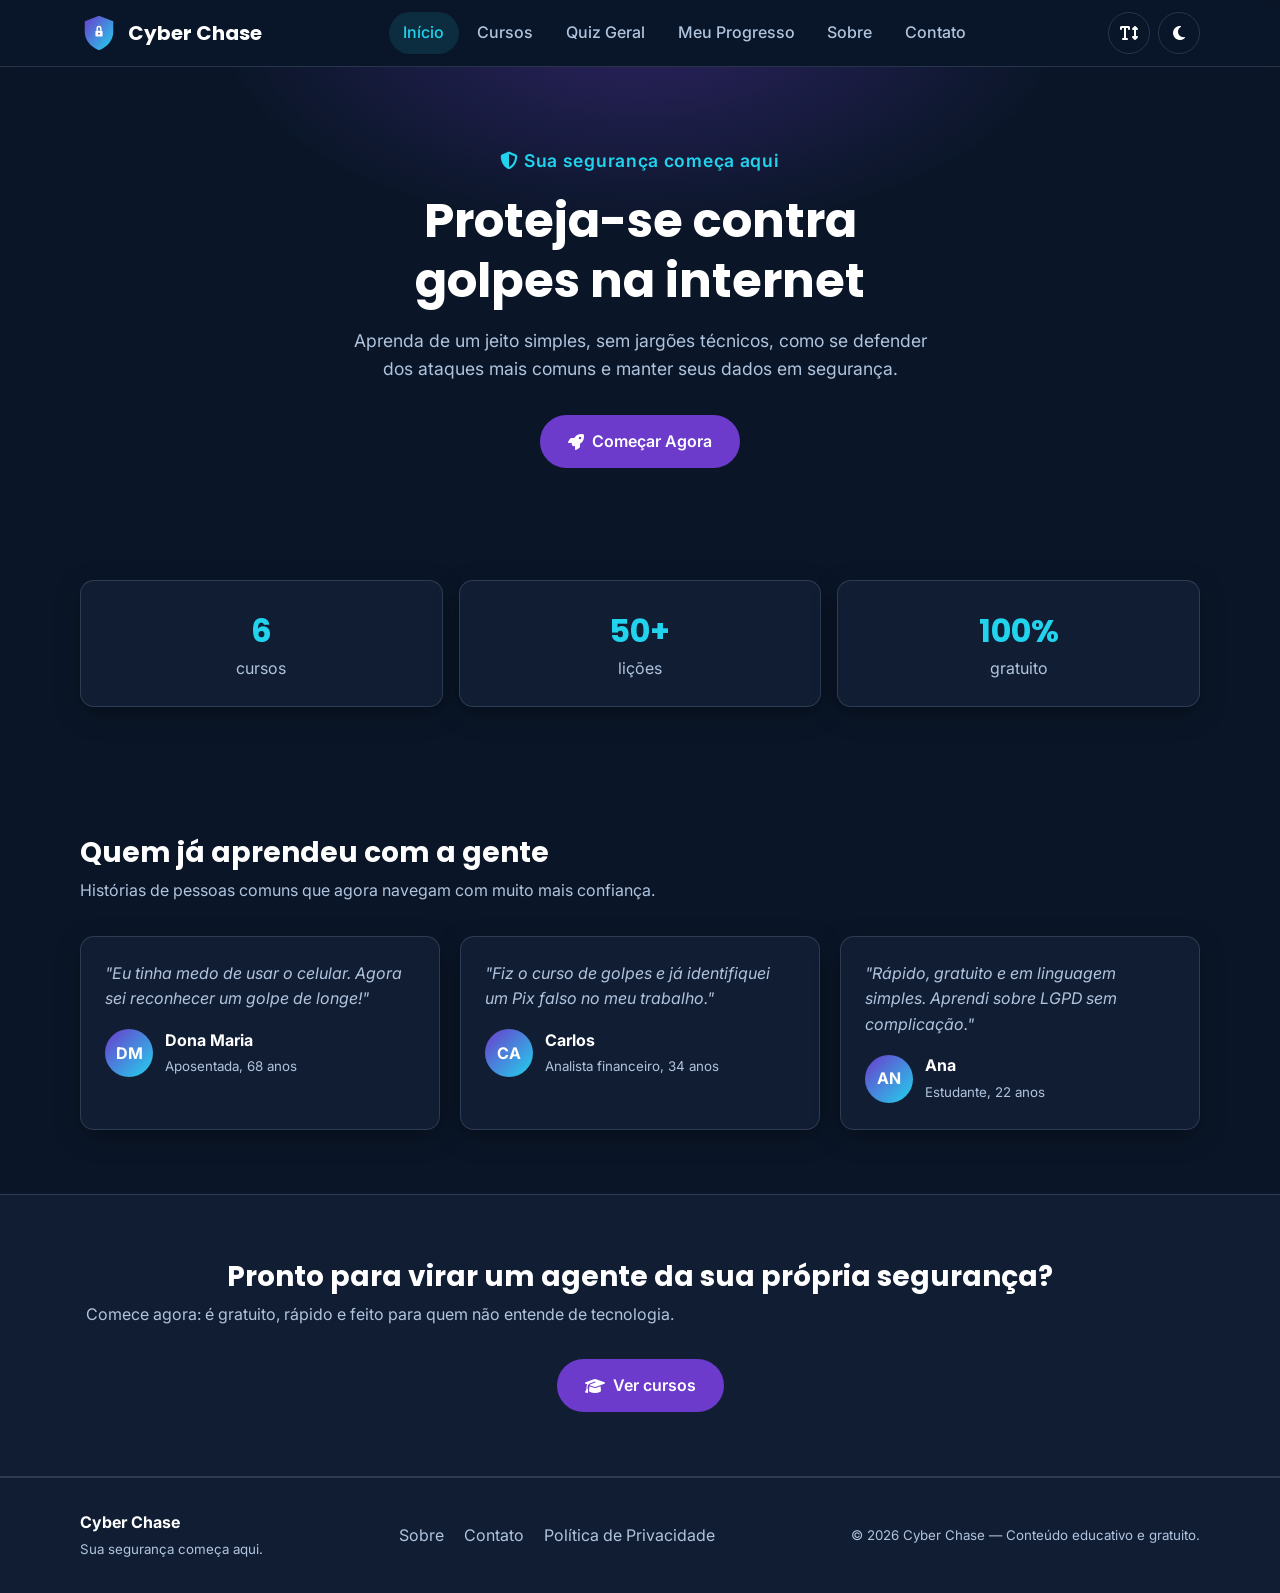
<file: index.html>
<!DOCTYPE html>
<html lang="pt-BR" data-tema="escuro">
<head>
  <meta charset="UTF-8">
  <meta name="viewport" content="width=device-width, initial-scale=1.0">
  <meta name="description" content="Cyber Chase: aprenda a se proteger contra golpes na internet com cursos gratuitos, quizzes e linguagem simples.">
  <title>Cyber Chase — Sua segurança começa aqui</title>
  <link rel="icon" type="image/svg+xml" href="assets/img/logo.svg">
  <!-- Fontes e ícones via CDN (requisito 25: funcionam sem instalação) -->
  <link rel="preconnect" href="https://fonts.googleapis.com">
  <link rel="preconnect" href="https://fonts.gstatic.com" crossorigin>
  <link href="https://fonts.googleapis.com/css2?family=Inter:wght@400;500;600&family=Poppins:wght@600;700;800&display=swap" rel="stylesheet">
  <link rel="stylesheet" href="https://cdnjs.cloudflare.com/ajax/libs/font-awesome/6.5.2/css/all.min.css">
  <link rel="stylesheet" href="css/style.css">
  <!-- Aplica tema e modo de leitura salvos antes da renderização (evita piscada) -->
  <script>
    try {
      if (localStorage.getItem("cc_tema") === "claro") document.documentElement.setAttribute("data-tema", "claro");
      if (localStorage.getItem("cc_leitura") === "ativo") document.documentElement.classList.add("modo-leitura");
    } catch (e) { /* armazenamento indisponível: usa o padrão escuro */ }
  </script>
</head>
<body>
  <a class="pular-conteudo" href="#conteudo">Pular para o conteúdo</a>

  <!-- ========================= CABEÇALHO ========================= -->
  <header class="cabecalho">
    <div class="conteiner cabecalho-interno">
      <a class="logo" href="index.html">
        <img src="assets/img/logo.svg" alt="Escudo do Cyber Chase">
        <span>Cyber Chase</span>
      </a>
      <nav class="navegacao" aria-label="Navegação principal">
        <ul>
          <li><a href="index.html" aria-current="page">Início</a></li>
          <li><a href="cursos.html">Cursos</a></li>
          <li><a href="quiz.html">Quiz Geral</a></li>
          <li><a href="dashboard.html">Meu Progresso</a></li>
          <li><a href="sobre.html">Sobre</a></li>
          <li><a href="contato.html">Contato</a></li>
        </ul>
      </nav>
      <div class="acoes-cabecalho">
        <button class="botao-icone botao-leitura" type="button" aria-label="Ativar modo de leitura" aria-pressed="false" title="Modo de leitura">
          <i class="fa-solid fa-text-height" aria-hidden="true"></i>
        </button>
        <button class="botao-icone botao-tema" type="button" aria-label="Ativar tema claro" title="Alternar tema">
          <i class="fa-solid fa-moon" aria-hidden="true"></i>
        </button>
        <button class="botao-icone botao-menu" type="button" aria-expanded="false" aria-label="Abrir menu">
          <i class="fa-solid fa-bars" aria-hidden="true"></i>
        </button>
      </div>
    </div>
  </header>

  <main id="conteudo">
    <!-- ========================= HERO ========================= -->
    <section class="hero">
      <div class="conteiner">
        <p class="slogan"><i class="fa-solid fa-shield-halved" aria-hidden="true"></i> Sua segurança começa aqui</p>
        <h1>Proteja-se contra golpes na internet</h1>
        <p>Aprenda de um jeito simples, sem jargões técnicos, como se defender dos ataques mais comuns e manter seus dados em segurança.</p>
        <a class="botao" href="cursos.html"><i class="fa-solid fa-rocket" aria-hidden="true"></i> Começar Agora</a>
      </div>
    </section>

    <!-- ====================== ESTATÍSTICAS ====================== -->
    <section class="secao">
      <div class="conteiner">
        <div class="estatisticas" role="list">
          <div class="card estatistica" role="listitem"><strong>6</strong><span>cursos</span></div>
          <div class="card estatistica" role="listitem"><strong>50+</strong><span>lições</span></div>
          <div class="card estatistica" role="listitem"><strong>100%</strong><span>gratuito</span></div>
        </div>
      </div>
    </section>

    <!-- ======================= DEPOIMENTOS ======================= -->
    <section class="secao">
      <div class="conteiner">
        <h2 class="titulo-secao">Quem já aprendeu com a gente</h2>
        <p class="subtitulo-secao">Histórias de pessoas comuns que agora navegam com muito mais confiança.</p>
        <div class="depoimentos">
          <article class="card depoimento">
            <blockquote>"Eu tinha medo de usar o celular. Agora sei reconhecer um golpe de longe!"</blockquote>
            <footer>
              <span class="avatar" aria-hidden="true">DM</span>
              <div><strong>Dona Maria</strong><small>Aposentada, 68 anos</small></div>
            </footer>
          </article>
          <article class="card depoimento">
            <blockquote>"Fiz o curso de golpes e já identifiquei um Pix falso no meu trabalho."</blockquote>
            <footer>
              <span class="avatar" aria-hidden="true">CA</span>
              <div><strong>Carlos</strong><small>Analista financeiro, 34 anos</small></div>
            </footer>
          </article>
          <article class="card depoimento">
            <blockquote>"Rápido, gratuito e em linguagem simples. Aprendi sobre LGPD sem complicação."</blockquote>
            <footer>
              <span class="avatar" aria-hidden="true">AN</span>
              <div><strong>Ana</strong><small>Estudante, 22 anos</small></div>
            </footer>
          </article>
        </div>
      </div>
    </section>

    <!-- ======================= CHAMADA FINAL ====================== -->
    <section class="secao chamada-final">
      <div class="conteiner">
        <h2 class="titulo-secao">Pronto para virar um agente da sua própria segurança?</h2>
        <p class="subtitulo-secao">Comece agora: é gratuito, rápido e feito para quem não entende de tecnologia.</p>
        <a class="botao" href="cursos.html"><i class="fa-solid fa-graduation-cap" aria-hidden="true"></i> Ver cursos</a>
      </div>
    </section>
  </main>

  <!-- ========================== RODAPÉ ========================== -->
  <footer class="rodape">
    <div class="conteiner rodape-interno">
      <p><strong>Cyber Chase</strong><br><small>Sua segurança começa aqui.</small></p>
      <nav aria-label="Links do rodapé">
        <ul>
          <li><a href="sobre.html">Sobre</a></li>
          <li><a href="contato.html">Contato</a></li>
          <li><a href="sobre.html#privacidade">Política de Privacidade</a></li>
        </ul>
      </nav>
      <small>© <span class="ano-atual">2026</span> Cyber Chase — Conteúdo educativo e gratuito.</small>
    </div>
  </footer>

  <script type="module" src="js/main.js"></script>
</body>
</html>
</file>
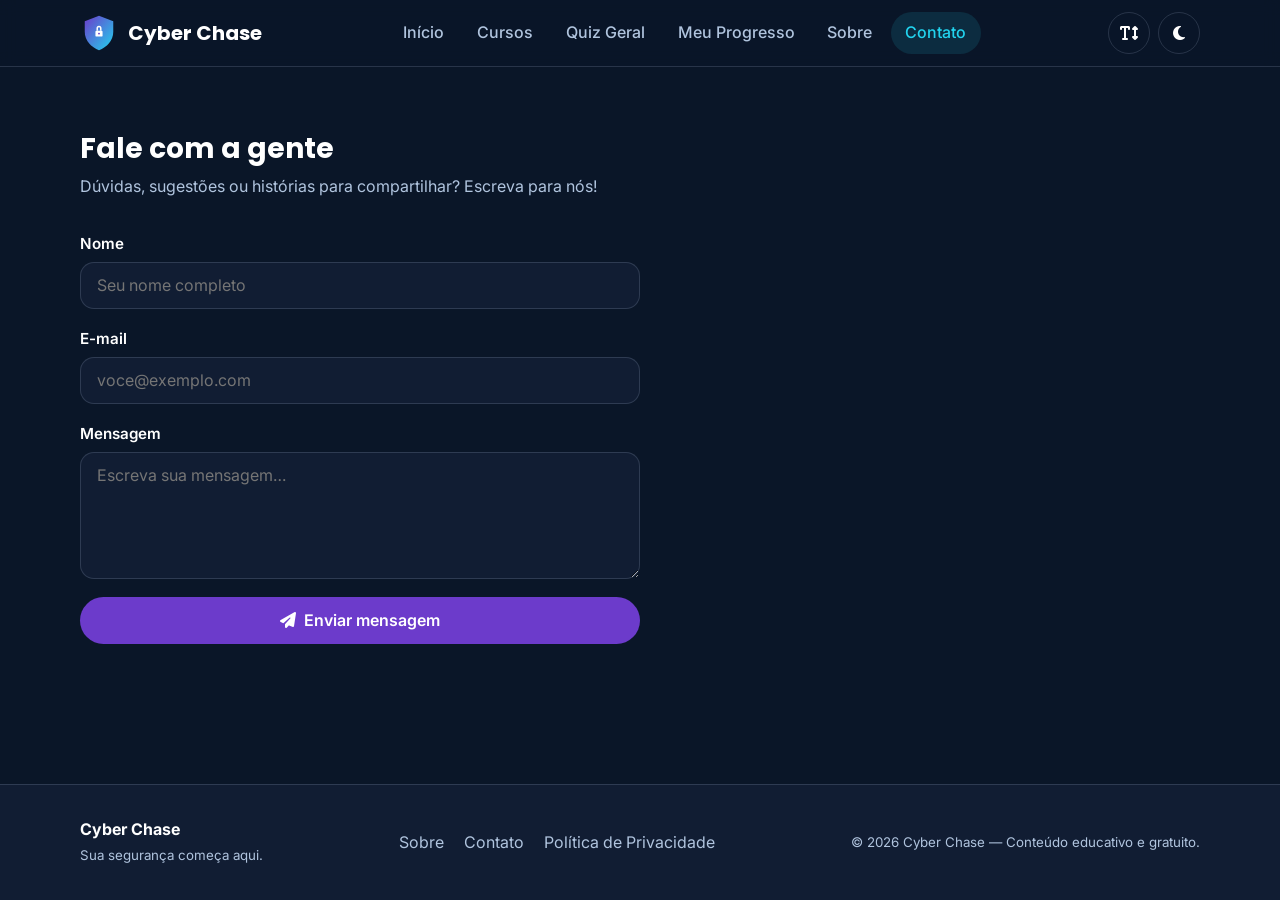
<file: contato.html>
<!DOCTYPE html>
<html lang="pt-BR" data-tema="escuro">
<head>
  <meta charset="UTF-8">
  <meta name="viewport" content="width=device-width, initial-scale=1.0">
  <meta name="description" content="Entre em contato com a equipe do Cyber Chase.">
  <title>Contato — Cyber Chase</title>
  <link rel="icon" type="image/svg+xml" href="assets/img/logo.svg">
  <link rel="preconnect" href="https://fonts.googleapis.com">
  <link rel="preconnect" href="https://fonts.gstatic.com" crossorigin>
  <link href="https://fonts.googleapis.com/css2?family=Inter:wght@400;500;600&family=Poppins:wght@600;700;800&display=swap" rel="stylesheet">
  <link rel="stylesheet" href="https://cdnjs.cloudflare.com/ajax/libs/font-awesome/6.5.2/css/all.min.css">
  <link rel="stylesheet" href="css/style.css">
  <script>
    try {
      if (localStorage.getItem("cc_tema") === "claro") document.documentElement.setAttribute("data-tema", "claro");
      if (localStorage.getItem("cc_leitura") === "ativo") document.documentElement.classList.add("modo-leitura");
    } catch (e) { /* usa o padrão escuro */ }
  </script>
</head>
<body>
  <a class="pular-conteudo" href="#conteudo">Pular para o conteúdo</a>

  <!-- ========================= CABEÇALHO ========================= -->
  <header class="cabecalho">
    <div class="conteiner cabecalho-interno">
      <a class="logo" href="index.html">
        <img src="assets/img/logo.svg" alt="Escudo do Cyber Chase">
        <span>Cyber Chase</span>
      </a>
      <nav class="navegacao" aria-label="Navegação principal">
        <ul>
          <li><a href="index.html">Início</a></li>
          <li><a href="cursos.html">Cursos</a></li>
          <li><a href="quiz.html">Quiz Geral</a></li>
          <li><a href="dashboard.html">Meu Progresso</a></li>
          <li><a href="sobre.html">Sobre</a></li>
          <li><a href="contato.html" aria-current="page">Contato</a></li>
        </ul>
      </nav>
      <div class="acoes-cabecalho">
        <button class="botao-icone botao-leitura" type="button" aria-label="Ativar modo de leitura" aria-pressed="false" title="Modo de leitura">
          <i class="fa-solid fa-text-height" aria-hidden="true"></i>
        </button>
        <button class="botao-icone botao-tema" type="button" aria-label="Ativar tema claro" title="Alternar tema">
          <i class="fa-solid fa-moon" aria-hidden="true"></i>
        </button>
        <button class="botao-icone botao-menu" type="button" aria-expanded="false" aria-label="Abrir menu">
          <i class="fa-solid fa-bars" aria-hidden="true"></i>
        </button>
      </div>
    </div>
  </header>

  <main id="conteudo">
    <section class="secao">
      <div class="conteiner">
        <h1 class="titulo-secao">Fale com a gente</h1>
        <p class="subtitulo-secao">Dúvidas, sugestões ou histórias para compartilhar? Escreva para nós!</p>

        <!-- Formulário demonstrativo: não envia de verdade (requisito 18) -->
        <form class="formulario" novalidate>
          <div class="campo">
            <label for="nome">Nome</label>
            <input type="text" id="nome" name="nome" placeholder="Seu nome completo" required>
            <span class="erro-campo">Por favor, informe seu nome.</span>
          </div>
          <div class="campo">
            <label for="email">E-mail</label>
            <input type="email" id="email" name="email" placeholder="voce@exemplo.com" required>
            <span class="erro-campo">Informe um e-mail válido.</span>
          </div>
          <div class="campo">
            <label for="mensagem">Mensagem</label>
            <textarea id="mensagem" name="mensagem" rows="5" placeholder="Escreva sua mensagem…" required></textarea>
            <span class="erro-campo">Por favor, escreva sua mensagem.</span>
          </div>
          <button class="botao" type="submit"><i class="fa-solid fa-paper-plane" aria-hidden="true"></i> Enviar mensagem</button>
        </form>

        <!-- Mensagem de sucesso exibida após o envio -->
        <p class="mensagem-sucesso" role="status" aria-live="polite"></p>
      </div>
    </section>
  </main>

  <!-- ========================== RODAPÉ ========================== -->
  <footer class="rodape">
    <div class="conteiner rodape-interno">
      <p><strong>Cyber Chase</strong><br><small>Sua segurança começa aqui.</small></p>
      <nav aria-label="Links do rodapé">
        <ul>
          <li><a href="sobre.html">Sobre</a></li>
          <li><a href="contato.html">Contato</a></li>
          <li><a href="sobre.html#privacidade">Política de Privacidade</a></li>
        </ul>
      </nav>
      <small>© <span class="ano-atual">2026</span> Cyber Chase — Conteúdo educativo e gratuito.</small>
    </div>
  </footer>

  <script type="module" src="js/main.js"></script>
</body>
</html>
</file>
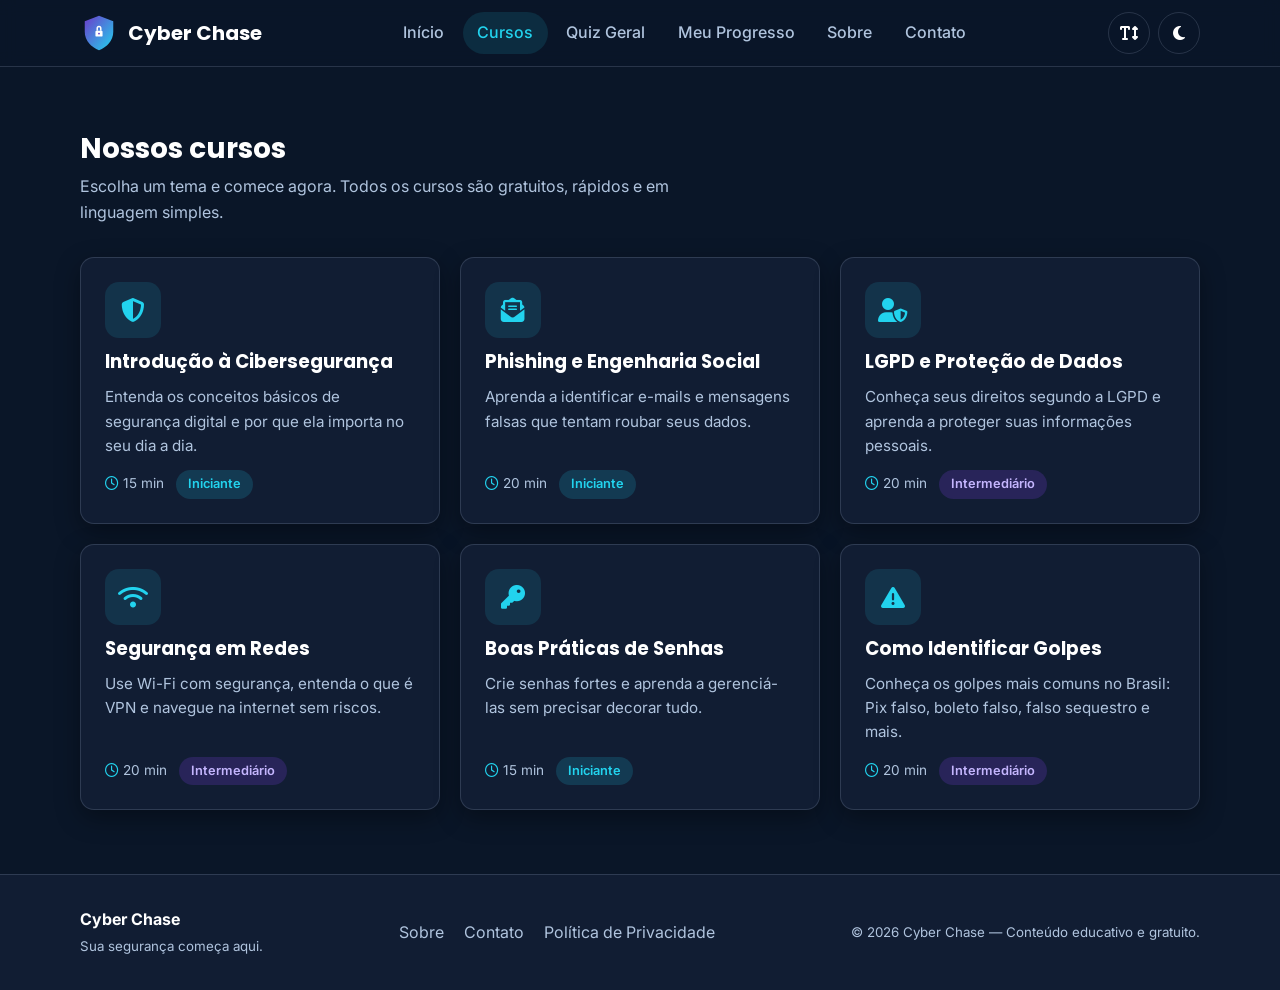
<file: curso.html>
<!DOCTYPE html>
<html lang="pt-BR" data-tema="escuro">
<head>
  <meta charset="UTF-8">
  <meta name="viewport" content="width=device-width, initial-scale=1.0">
  <meta name="description" content="Página do curso Cyber Chase: conteúdo em tópicos, vídeo e quiz com 5 perguntas.">
  <title>Curso — Cyber Chase</title>
  <link rel="icon" type="image/svg+xml" href="assets/img/logo.svg">
  <link rel="preconnect" href="https://fonts.googleapis.com">
  <link rel="preconnect" href="https://fonts.gstatic.com" crossorigin>
  <link href="https://fonts.googleapis.com/css2?family=Inter:wght@400;500;600&family=Poppins:wght@600;700;800&display=swap" rel="stylesheet">
  <link rel="stylesheet" href="https://cdnjs.cloudflare.com/ajax/libs/font-awesome/6.5.2/css/all.min.css">
  <link rel="stylesheet" href="css/style.css">
  <script>
    try {
      if (localStorage.getItem("cc_tema") === "claro") document.documentElement.setAttribute("data-tema", "claro");
      if (localStorage.getItem("cc_leitura") === "ativo") document.documentElement.classList.add("modo-leitura");
    } catch (e) { /* usa o padrão escuro */ }
  </script>
</head>
<body>
  <a class="pular-conteudo" href="#conteudo">Pular para o conteúdo</a>

  <!-- ========================= CABEÇALHO ========================= -->
  <header class="cabecalho">
    <div class="conteiner cabecalho-interno">
      <a class="logo" href="index.html">
        <img src="assets/img/logo.svg" alt="Escudo do Cyber Chase">
        <span>Cyber Chase</span>
      </a>
      <nav class="navegacao" aria-label="Navegação principal">
        <ul>
          <li><a href="index.html">Início</a></li>
          <li><a href="cursos.html" aria-current="page">Cursos</a></li>
          <li><a href="quiz.html">Quiz Geral</a></li>
          <li><a href="dashboard.html">Meu Progresso</a></li>
          <li><a href="sobre.html">Sobre</a></li>
          <li><a href="contato.html">Contato</a></li>
        </ul>
      </nav>
      <div class="acoes-cabecalho">
        <button class="botao-icone botao-leitura" type="button" aria-label="Ativar modo de leitura" aria-pressed="false" title="Modo de leitura">
          <i class="fa-solid fa-text-height" aria-hidden="true"></i>
        </button>
        <button class="botao-icone botao-tema" type="button" aria-label="Ativar tema claro" title="Alternar tema">
          <i class="fa-solid fa-moon" aria-hidden="true"></i>
        </button>
        <button class="botao-icone botao-menu" type="button" aria-expanded="false" aria-label="Abrir menu">
          <i class="fa-solid fa-bars" aria-hidden="true"></i>
        </button>
      </div>
    </div>
  </header>

  <main id="conteudo">
    <section class="secao">
      <div class="conteiner">
        <!-- Toda a página do curso é gerada pelo js/cursos.js (requisito 7) -->
        <div id="area-curso" aria-live="polite">
          <p>Carregando curso…</p>
        </div>
      </div>
    </section>
  </main>

  <!-- ========================== RODAPÉ ========================== -->
  <footer class="rodape">
    <div class="conteiner rodape-interno">
      <p><strong>Cyber Chase</strong><br><small>Sua segurança começa aqui.</small></p>
      <nav aria-label="Links do rodapé">
        <ul>
          <li><a href="sobre.html">Sobre</a></li>
          <li><a href="contato.html">Contato</a></li>
          <li><a href="sobre.html#privacidade">Política de Privacidade</a></li>
        </ul>
      </nav>
      <small>© <span class="ano-atual">2026</span> Cyber Chase — Conteúdo educativo e gratuito.</small>
    </div>
  </footer>

  <script type="module" src="js/main.js"></script>
  <script type="module">
    // Lê o parâmetro ?id=N da URL e renderiza o curso correspondente.
    // Se o id for inválido, volta para a lista de cursos.
    import { carregarCursos, obterCursoPorId, renderizarCurso } from "./js/cursos.js";

    const params = new URLSearchParams(window.location.search);
    const id = Number(params.get("id"));
    const destino = document.getElementById("area-curso");

    if (!Number.isInteger(id) || id < 1 || id > 6) {
      window.location.replace("cursos.html");
    } else {
      carregarCursos()
        .then((cursos) => {
          const curso = obterCursoPorId(cursos, id);
          if (!curso) {
            window.location.replace("cursos.html");
            return;
          }
          document.title = `${curso.titulo} — Cyber Chase`;
          renderizarCurso(curso, destino);
        })
        .catch(() => {
          destino.innerHTML =
            '<p class="erro-carregamento"><i class="fa-solid fa-triangle-exclamation" aria-hidden="true"></i> Não foi possível carregar este curso. Tente recarregar a página.</p>';
        });
    }
  </script>
</body>
</html>
</file>
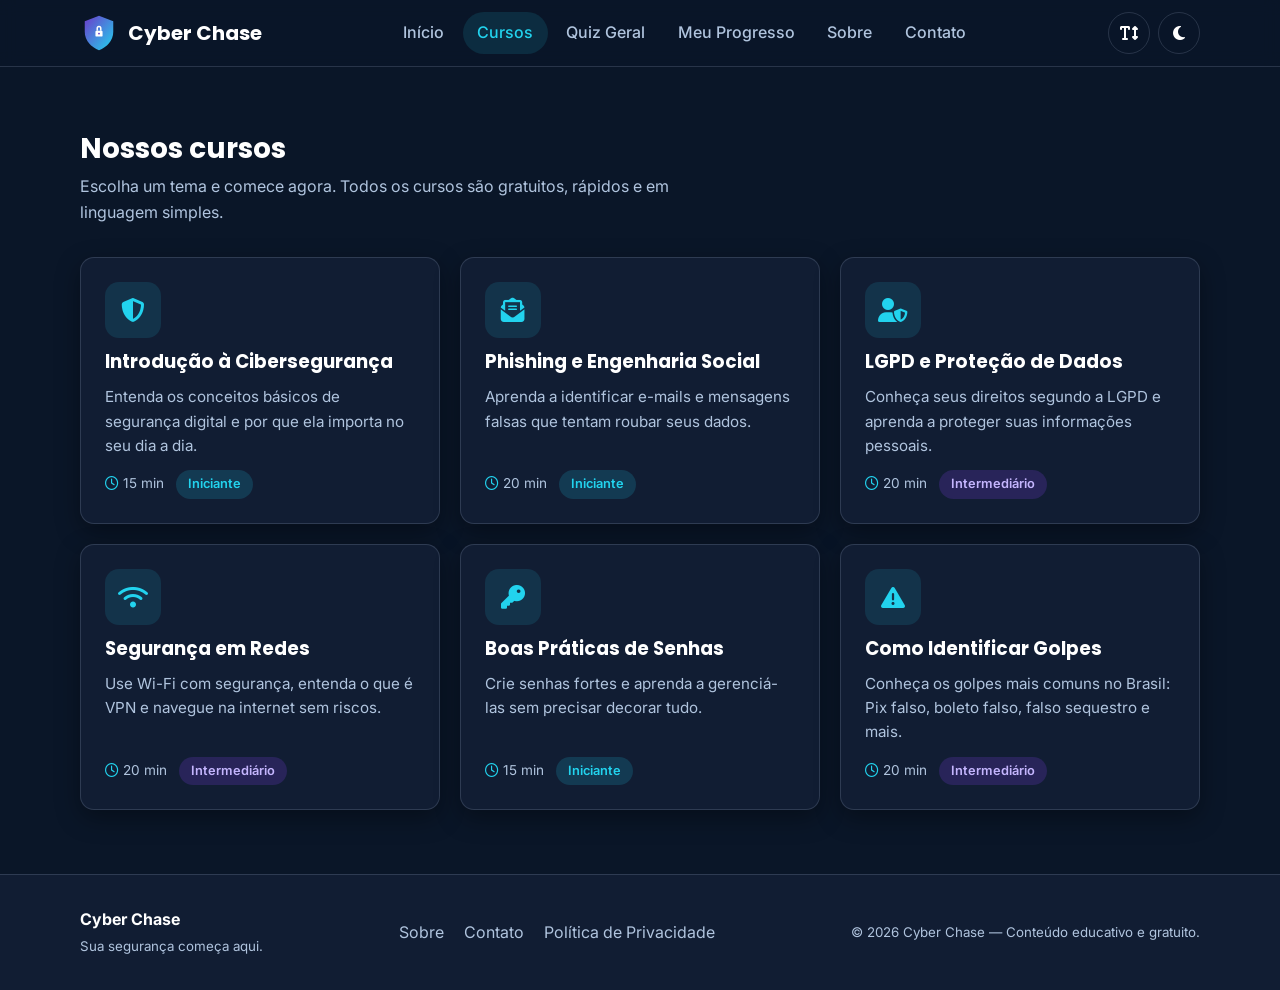
<file: cursos.html>
<!DOCTYPE html>
<html lang="pt-BR" data-tema="escuro">
<head>
  <meta charset="UTF-8">
  <meta name="viewport" content="width=device-width, initial-scale=1.0">
  <meta name="description" content="Todos os cursos gratuitos do Cyber Chase: cibersegurança, phishing, LGPD, redes, senhas e golpes.">
  <title>Cursos — Cyber Chase</title>
  <link rel="icon" type="image/svg+xml" href="assets/img/logo.svg">
  <link rel="preconnect" href="https://fonts.googleapis.com">
  <link rel="preconnect" href="https://fonts.gstatic.com" crossorigin>
  <link href="https://fonts.googleapis.com/css2?family=Inter:wght@400;500;600&family=Poppins:wght@600;700;800&display=swap" rel="stylesheet">
  <link rel="stylesheet" href="https://cdnjs.cloudflare.com/ajax/libs/font-awesome/6.5.2/css/all.min.css">
  <link rel="stylesheet" href="css/style.css">
  <script>
    try {
      if (localStorage.getItem("cc_tema") === "claro") document.documentElement.setAttribute("data-tema", "claro");
      if (localStorage.getItem("cc_leitura") === "ativo") document.documentElement.classList.add("modo-leitura");
    } catch (e) { /* usa o padrão escuro */ }
  </script>
</head>
<body>
  <a class="pular-conteudo" href="#conteudo">Pular para o conteúdo</a>

  <!-- ========================= CABEÇALHO ========================= -->
  <header class="cabecalho">
    <div class="conteiner cabecalho-interno">
      <a class="logo" href="index.html">
        <img src="assets/img/logo.svg" alt="Escudo do Cyber Chase">
        <span>Cyber Chase</span>
      </a>
      <nav class="navegacao" aria-label="Navegação principal">
        <ul>
          <li><a href="index.html">Início</a></li>
          <li><a href="cursos.html" aria-current="page">Cursos</a></li>
          <li><a href="quiz.html">Quiz Geral</a></li>
          <li><a href="dashboard.html">Meu Progresso</a></li>
          <li><a href="sobre.html">Sobre</a></li>
          <li><a href="contato.html">Contato</a></li>
        </ul>
      </nav>
      <div class="acoes-cabecalho">
        <button class="botao-icone botao-leitura" type="button" aria-label="Ativar modo de leitura" aria-pressed="false" title="Modo de leitura">
          <i class="fa-solid fa-text-height" aria-hidden="true"></i>
        </button>
        <button class="botao-icone botao-tema" type="button" aria-label="Ativar tema claro" title="Alternar tema">
          <i class="fa-solid fa-moon" aria-hidden="true"></i>
        </button>
        <button class="botao-icone botao-menu" type="button" aria-expanded="false" aria-label="Abrir menu">
          <i class="fa-solid fa-bars" aria-hidden="true"></i>
        </button>
      </div>
    </div>
  </header>

  <main id="conteudo">
    <section class="secao">
      <div class="conteiner">
        <h1 class="titulo-secao">Nossos cursos</h1>
        <p class="subtitulo-secao">Escolha um tema e comece agora. Todos os cursos são gratuitos, rápidos e em linguagem simples.</p>

        <!-- Os cards são gerados pelo js/cursos.js a partir de data/cursos.json -->
        <div class="grade-cursos" id="grade-cursos" aria-live="polite">
          <p>Carregando cursos…</p>
        </div>
      </div>
    </section>
  </main>

  <!-- ========================== RODAPÉ ========================== -->
  <footer class="rodape">
    <div class="conteiner rodape-interno">
      <p><strong>Cyber Chase</strong><br><small>Sua segurança começa aqui.</small></p>
      <nav aria-label="Links do rodapé">
        <ul>
          <li><a href="sobre.html">Sobre</a></li>
          <li><a href="contato.html">Contato</a></li>
          <li><a href="sobre.html#privacidade">Política de Privacidade</a></li>
        </ul>
      </nav>
      <small>© <span class="ano-atual">2026</span> Cyber Chase — Conteúdo educativo e gratuito.</small>
    </div>
  </footer>

  <script type="module" src="js/main.js"></script>
  <script type="module">
    // Carrega os cursos e desenha os cards na grade
    import { carregarCursos, renderizarCards } from "./js/cursos.js";

    carregarCursos()
      .then((cursos) => renderizarCards(cursos, document.getElementById("grade-cursos")))
      .catch(() => {
        // Falha de rede/JSON: mostra mensagem amigável em vez de página vazia
        document.getElementById("grade-cursos").innerHTML =
          '<p class="erro-carregamento"><i class="fa-solid fa-triangle-exclamation" aria-hidden="true"></i> Não foi possível carregar os cursos. Verifique sua conexão e recarregue a página.</p>';
      });
  </script>
</body>
</html>
</file>
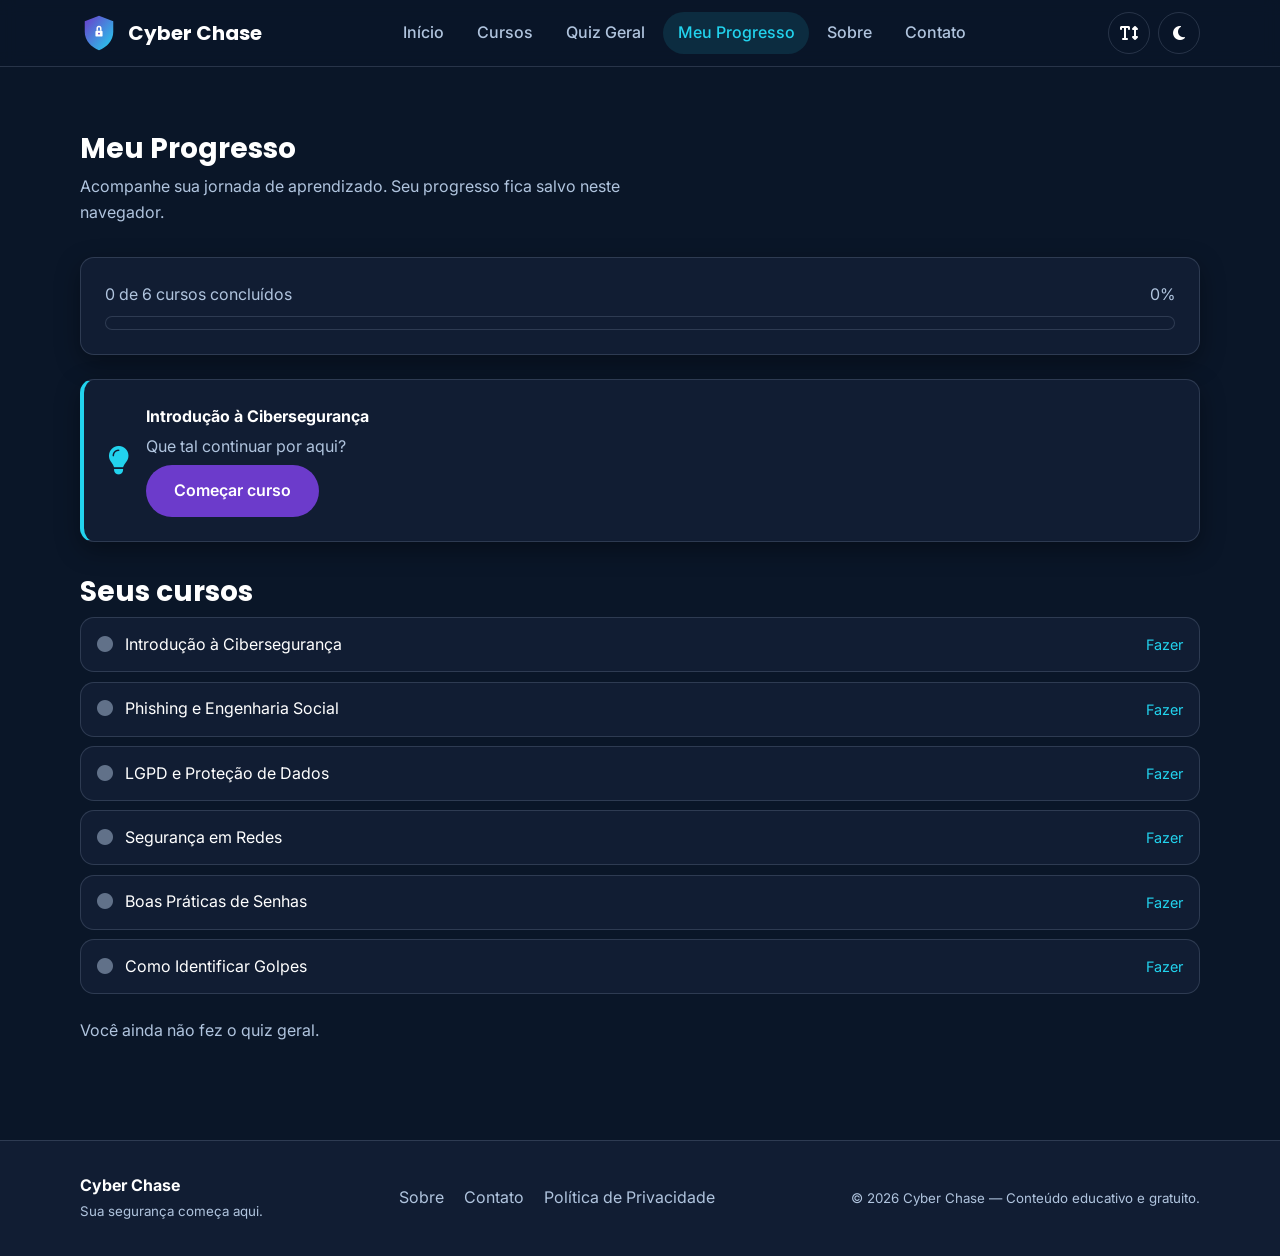
<file: dashboard.html>
<!DOCTYPE html>
<html lang="pt-BR" data-tema="escuro">
<head>
  <meta charset="UTF-8">
  <meta name="viewport" content="width=device-width, initial-scale=1.0">
  <meta name="description" content="Painel de progresso do Cyber Chase: veja quantos cursos você já concluiu e qual fazer a seguir.">
  <title>Meu Progresso — Cyber Chase</title>
  <link rel="icon" type="image/svg+xml" href="assets/img/logo.svg">
  <link rel="preconnect" href="https://fonts.googleapis.com">
  <link rel="preconnect" href="https://fonts.gstatic.com" crossorigin>
  <link href="https://fonts.googleapis.com/css2?family=Inter:wght@400;500;600&family=Poppins:wght@600;700;800&display=swap" rel="stylesheet">
  <link rel="stylesheet" href="https://cdnjs.cloudflare.com/ajax/libs/font-awesome/6.5.2/css/all.min.css">
  <link rel="stylesheet" href="css/style.css">
  <script>
    try {
      if (localStorage.getItem("cc_tema") === "claro") document.documentElement.setAttribute("data-tema", "claro");
      if (localStorage.getItem("cc_leitura") === "ativo") document.documentElement.classList.add("modo-leitura");
    } catch (e) { /* usa o padrão escuro */ }
  </script>
</head>
<body>
  <a class="pular-conteudo" href="#conteudo">Pular para o conteúdo</a>

  <!-- ========================= CABEÇALHO ========================= -->
  <header class="cabecalho">
    <div class="conteiner cabecalho-interno">
      <a class="logo" href="index.html">
        <img src="assets/img/logo.svg" alt="Escudo do Cyber Chase">
        <span>Cyber Chase</span>
      </a>
      <nav class="navegacao" aria-label="Navegação principal">
        <ul>
          <li><a href="index.html">Início</a></li>
          <li><a href="cursos.html">Cursos</a></li>
          <li><a href="quiz.html">Quiz Geral</a></li>
          <li><a href="dashboard.html" aria-current="page">Meu Progresso</a></li>
          <li><a href="sobre.html">Sobre</a></li>
          <li><a href="contato.html">Contato</a></li>
        </ul>
      </nav>
      <div class="acoes-cabecalho">
        <button class="botao-icone botao-leitura" type="button" aria-label="Ativar modo de leitura" aria-pressed="false" title="Modo de leitura">
          <i class="fa-solid fa-text-height" aria-hidden="true"></i>
        </button>
        <button class="botao-icone botao-tema" type="button" aria-label="Ativar tema claro" title="Alternar tema">
          <i class="fa-solid fa-moon" aria-hidden="true"></i>
        </button>
        <button class="botao-icone botao-menu" type="button" aria-expanded="false" aria-label="Abrir menu">
          <i class="fa-solid fa-bars" aria-hidden="true"></i>
        </button>
      </div>
    </div>
  </header>

  <main id="conteudo">
    <section class="secao">
      <div class="conteiner">
        <h1 class="titulo-secao">Meu Progresso</h1>
        <p class="subtitulo-secao">Acompanhe sua jornada de aprendizado. Seu progresso fica salvo neste navegador.</p>

        <!-- Barra de progresso geral (requisito 14) -->
        <div class="card painel-progresso">
          <div class="rotulo">
            <span id="rotulo-progresso">0 de 6 cursos concluídos</span>
            <span id="percentual-progresso">0%</span>
          </div>
          <div class="barra-progresso" role="progressbar" aria-valuemin="0" aria-valuemax="6" aria-valuenow="0" id="barra-progresso">
            <div class="preenchimento" id="preenchimento"></div>
          </div>
        </div>

        <!-- Sugestão do próximo curso (requisito 15) -->
        <div class="card sugestao" id="caixa-sugestao">
          <i class="fa-solid fa-lightbulb" aria-hidden="true"></i>
          <div>
            <strong id="sugestao-nome">Carregando…</strong>
            <p>Que tal continuar por aqui?</p>
            <a class="botao" id="sugestao-link" href="cursos.html">Ver sugestão</a>
          </div>
        </div>

        <!-- Lista de cursos com checkmarks (requisito 16) -->
        <h2 class="titulo-secao" style="margin-top: 2rem;">Seus cursos</h2>
        <ul class="lista-conclusao" id="lista-conclusao">
          <li>Carregando cursos…</li>
        </ul>

        <!-- Melhor pontuação do quiz geral -->
        <p class="subtitulo-secao" style="margin-top: 1.5rem;" id="melhor-quiz">Você ainda não fez o quiz geral.</p>
      </div>
    </section>
  </main>

  <!-- ========================== RODAPÉ ========================== -->
  <footer class="rodape">
    <div class="conteiner rodape-interno">
      <p><strong>Cyber Chase</strong><br><small>Sua segurança começa aqui.</small></p>
      <nav aria-label="Links do rodapé">
        <ul>
          <li><a href="sobre.html">Sobre</a></li>
          <li><a href="contato.html">Contato</a></li>
          <li><a href="sobre.html#privacidade">Política de Privacidade</a></li>
        </ul>
      </nav>
      <small>© <span class="ano-atual">2026</span> Cyber Chase — Conteúdo educativo e gratuito.</small>
    </div>
  </footer>

  <script type="module" src="js/main.js"></script>
  <script type="module">
    // Monta o painel: barra de progresso, sugestão, checklist e pontuação
    import { carregarCursos } from "./js/cursos.js";
    import { Progresso } from "./js/progresso.js";

    const TOTAL_CURSOS = 6;

    async function montarPainel() {
      const total = Progresso.totalConcluidos();

      // Barra de progresso (requisito 14)
      document.getElementById("rotulo-progresso").textContent =
        `${total} de ${TOTAL_CURSOS} cursos concluídos`;
      const percentual = Math.round((total / TOTAL_CURSOS) * 100);
      document.getElementById("percentual-progresso").textContent = `${percentual}%`;
      document.getElementById("preenchimento").style.width = `${percentual}%`;
      document.getElementById("barra-progresso").setAttribute("aria-valuenow", String(total));

      try {
        const { cursos } = await carregarCursos();

        // Sugestão do próximo curso (requisito 15)
        const proximoId = Progresso.proximoCurso();
        const caixaSugestao = document.getElementById("caixa-sugestao");
        if (proximoId === null) {
          caixaSugestao.innerHTML =
            '<i class="fa-solid fa-trophy" aria-hidden="true"></i>' +
            '<div><strong>Você concluiu todos os cursos!</strong>' +
            '<p>Parabéns, agente! Agora teste seus conhecimentos no quiz geral.</p>' +
            '<a class="botao" href="quiz.html">Fazer quiz geral</a></div>';
        } else {
          const proximo = cursos.find((c) => c.id === proximoId);
          document.getElementById("sugestao-nome").textContent = proximo.titulo;
          document.getElementById("sugestao-link").href = `curso.html?id=${proximo.id}`;
          document.getElementById("sugestao-link").textContent = "Começar curso";
        }

        // Lista com checkmarks verdes (requisito 16)
        const lista = document.getElementById("lista-conclusao");
        const fragmento = document.createDocumentFragment();
        for (const curso of cursos) {
          const concluido = Progresso.estaConcluido(curso.id);
          const item = document.createElement("li");
          if (concluido) item.className = "concluido";
          item.innerHTML = `
            <span class="${concluido ? "check" : "pendente"}">
              <i class="fa-solid ${concluido ? "fa-circle-check" : "fa-circle"}" aria-hidden="true"></i>
            </span>
            <span>${curso.titulo}</span>
            <a href="curso.html?id=${curso.id}">${concluido ? "Revisar" : "Fazer"}</a>`;
          fragmento.append(item);
        }
        lista.replaceChildren(fragmento);
      } catch {
        document.getElementById("lista-conclusao").innerHTML =
          '<li class="erro-carregamento">Não foi possível carregar os cursos. Recarregue a página.</li>';
      }

      // Melhor pontuação do quiz geral
      const melhor = Progresso.melhorQuizGeral();
      document.getElementById("melhor-quiz").textContent =
        melhor === null
          ? "Você ainda não fez o quiz geral."
          : `Sua melhor pontuação no quiz geral: ${melhor}/10.`;
    }

    montarPainel();
  </script>
</body>
</html>
</file>
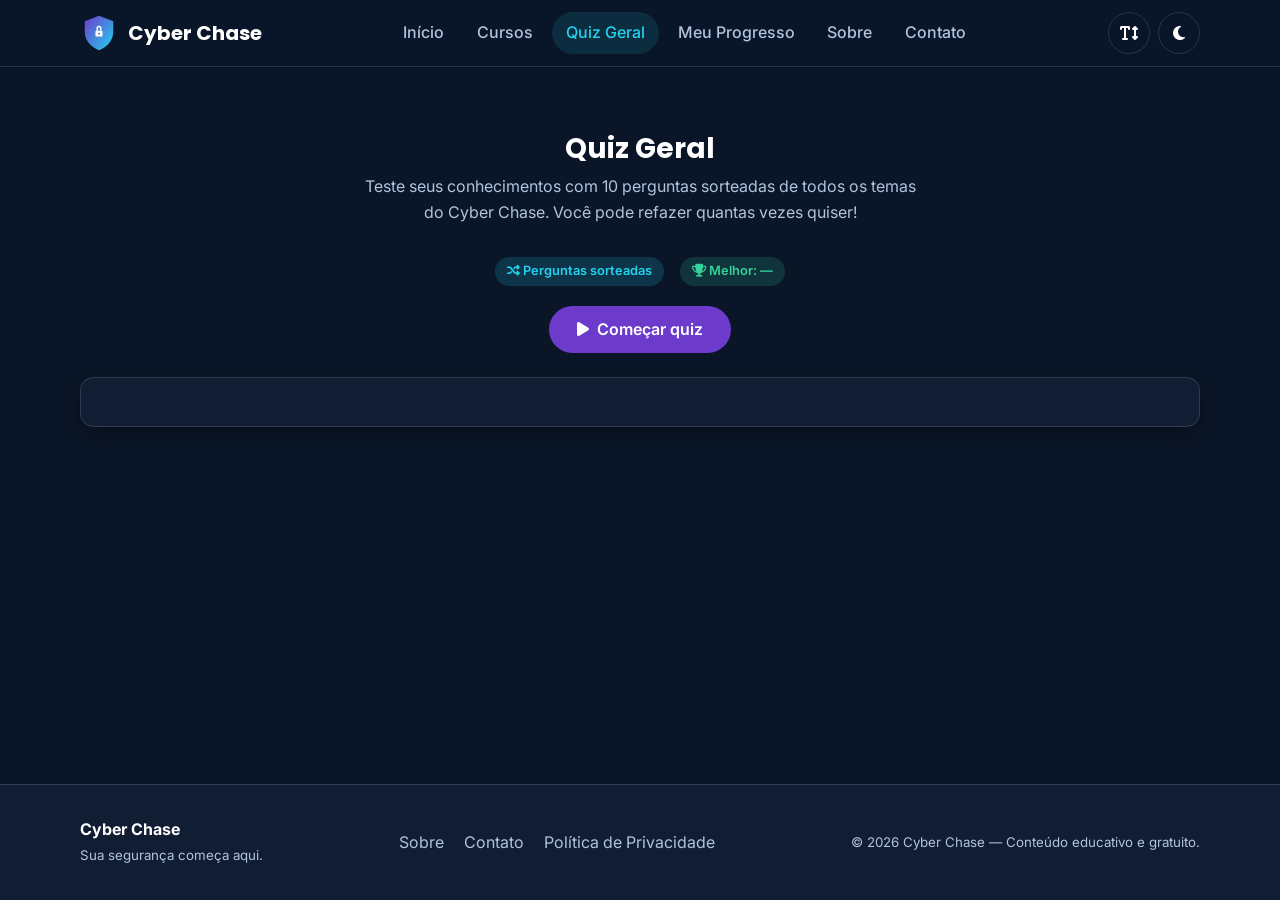
<file: quiz.html>
<!DOCTYPE html>
<html lang="pt-BR" data-tema="escuro">
<head>
  <meta charset="UTF-8">
  <meta name="viewport" content="width=device-width, initial-scale=1.0">
  <meta name="description" content="Quiz geral do Cyber Chase: 10 perguntas sorteadas de todos os temas de cibersegurança.">
  <title>Quiz Geral — Cyber Chase</title>
  <link rel="icon" type="image/svg+xml" href="assets/img/logo.svg">
  <link rel="preconnect" href="https://fonts.googleapis.com">
  <link rel="preconnect" href="https://fonts.gstatic.com" crossorigin>
  <link href="https://fonts.googleapis.com/css2?family=Inter:wght@400;500;600&family=Poppins:wght@600;700;800&display=swap" rel="stylesheet">
  <link rel="stylesheet" href="https://cdnjs.cloudflare.com/ajax/libs/font-awesome/6.5.2/css/all.min.css">
  <link rel="stylesheet" href="css/style.css">
  <script>
    try {
      if (localStorage.getItem("cc_tema") === "claro") document.documentElement.setAttribute("data-tema", "claro");
      if (localStorage.getItem("cc_leitura") === "ativo") document.documentElement.classList.add("modo-leitura");
    } catch (e) { /* usa o padrão escuro */ }
  </script>
</head>
<body>
  <a class="pular-conteudo" href="#conteudo">Pular para o conteúdo</a>

  <!-- ========================= CABEÇALHO ========================= -->
  <header class="cabecalho">
    <div class="conteiner cabecalho-interno">
      <a class="logo" href="index.html">
        <img src="assets/img/logo.svg" alt="Escudo do Cyber Chase">
        <span>Cyber Chase</span>
      </a>
      <nav class="navegacao" aria-label="Navegação principal">
        <ul>
          <li><a href="index.html">Início</a></li>
          <li><a href="cursos.html">Cursos</a></li>
          <li><a href="quiz.html" aria-current="page">Quiz Geral</a></li>
          <li><a href="dashboard.html">Meu Progresso</a></li>
          <li><a href="sobre.html">Sobre</a></li>
          <li><a href="contato.html">Contato</a></li>
        </ul>
      </nav>
      <div class="acoes-cabecalho">
        <button class="botao-icone botao-leitura" type="button" aria-label="Ativar modo de leitura" aria-pressed="false" title="Modo de leitura">
          <i class="fa-solid fa-text-height" aria-hidden="true"></i>
        </button>
        <button class="botao-icone botao-tema" type="button" aria-label="Ativar tema claro" title="Alternar tema">
          <i class="fa-solid fa-moon" aria-hidden="true"></i>
        </button>
        <button class="botao-icone botao-menu" type="button" aria-expanded="false" aria-label="Abrir menu">
          <i class="fa-solid fa-bars" aria-hidden="true"></i>
        </button>
      </div>
    </div>
  </header>

  <main id="conteudo">
    <section class="secao">
      <div class="conteiner">
        <!-- Tela de introdução do quiz -->
        <div class="quiz-intro" id="quiz-intro">
          <h1 class="titulo-secao">Quiz Geral</h1>
          <p class="subtitulo-secao">Teste seus conhecimentos com 10 perguntas sorteadas de todos os temas do Cyber Chase. Você pode refazer quantas vezes quiser!</p>
          <div class="estatistica-quiz">
            <span class="badge badge-iniciante"><i class="fa-solid fa-shuffle" aria-hidden="true"></i> Perguntas sorteadas</span>
            <span class="badge badge-sucesso"><i class="fa-solid fa-trophy" aria-hidden="true"></i> Melhor: <span id="melhor-pontuacao">—</span></span>
          </div>
          <button class="botao" id="comecar-quiz" type="button">
            <i class="fa-solid fa-play" aria-hidden="true"></i> Começar quiz
          </button>
        </div>

        <!-- O quiz é renderizado aqui pelo js/quiz.js (requisito 11) -->
        <div class="card quiz" id="area-quiz"></div>
      </div>
    </section>
  </main>

  <!-- ========================== RODAPÉ ========================== -->
  <footer class="rodape">
    <div class="conteiner rodape-interno">
      <p><strong>Cyber Chase</strong><br><small>Sua segurança começa aqui.</small></p>
      <nav aria-label="Links do rodapé">
        <ul>
          <li><a href="sobre.html">Sobre</a></li>
          <li><a href="contato.html">Contato</a></li>
          <li><a href="sobre.html#privacidade">Política de Privacidade</a></li>
        </ul>
      </nav>
      <small>© <span class="ano-atual">2026</span> Cyber Chase — Conteúdo educativo e gratuito.</small>
    </div>
  </footer>

  <script type="module" src="js/main.js"></script>
  <script type="module">
    // Lógica do quiz geral: sorteia 1 pergunta de cada curso (garante
    // cobertura de temas) + 4 extras, depois embaralha as 10 escolhidas.
    import { carregarCursos } from "./js/cursos.js";
    import { embaralhar, iniciarQuiz } from "./js/quiz.js";
    import { Progresso } from "./js/progresso.js";

    const intro = document.getElementById("quiz-intro");
    const areaQuiz = document.getElementById("area-quiz");
    const botaoComecar = document.getElementById("comecar-quiz");

    // Mostra a melhor pontuação salva no localStorage
    function atualizarMelhor() {
      const melhor = Progresso.melhorQuizGeral();
      document.getElementById("melhor-pontuacao").textContent =
        melhor === null ? "—" : `${melhor}/10`;
    }

    botaoComecar.addEventListener("click", async () => {
      try {
        const { cursos } = await carregarCursos();

        // 1 pergunta sorteada de cada um dos 6 cursos
        const escolhidas = cursos.map((curso) => embaralhar(curso.quiz)[0]);

        // + 4 perguntas extras de qualquer tema (sem repetir as anteriores)
        const restantes = embaralhar(cursos.flatMap((curso) => curso.quiz)).filter(
          (pergunta) => !escolhidas.includes(pergunta)
        );
        escolhidas.push(...restantes.slice(0, 4));

        // Esconde a introdução e inicia o quiz com as 10 perguntas embaralhadas
        intro.hidden = true;
        iniciarQuiz({
          perguntas: embaralhar(escolhidas),
          container: areaQuiz,
          aoFinalizar: (pontos) => {
            // Salva a melhor pontuação e atualiza o texto da introdução
            Progresso.registrarQuizGeral(pontos);
            atualizarMelhor();
          },
        });
      } catch {
        areaQuiz.innerHTML =
          '<p class="erro-carregamento"><i class="fa-solid fa-triangle-exclamation" aria-hidden="true"></i> Não foi possível carregar as perguntas. Tente recarregar a página.</p>';
      }
    });

    atualizarMelhor();
  </script>
</body>
</html>
</file>
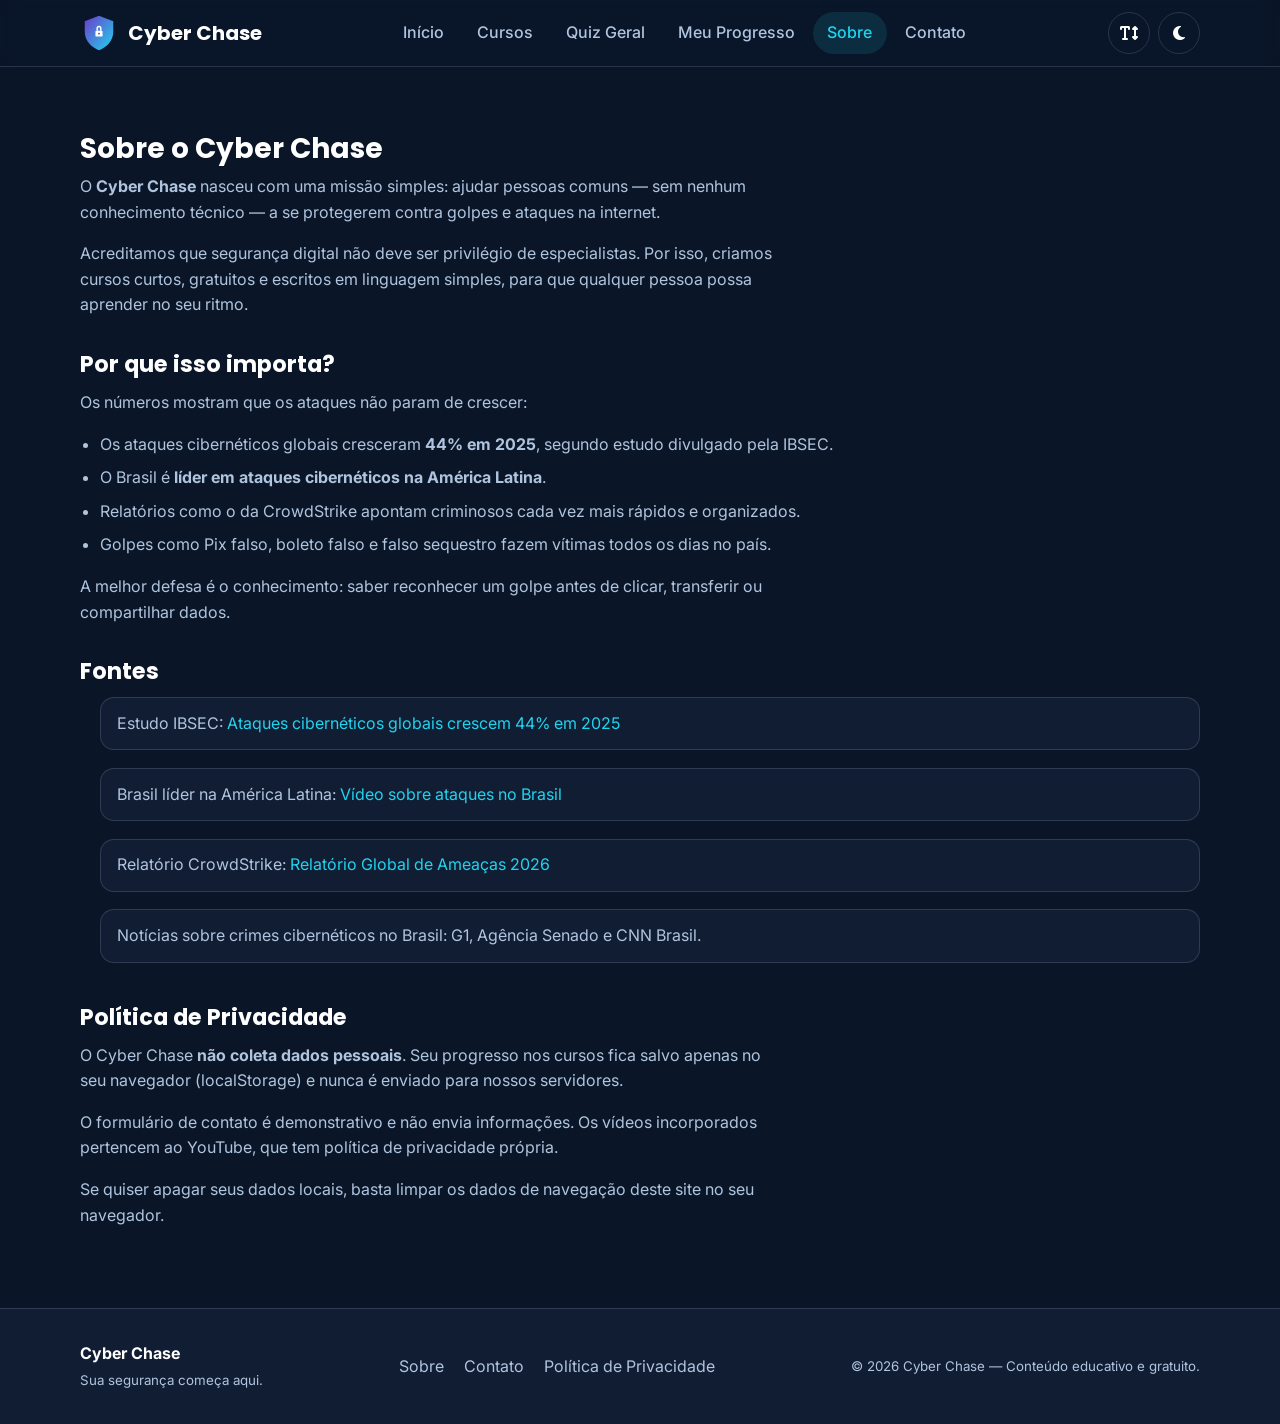
<file: sobre.html>
<!DOCTYPE html>
<html lang="pt-BR" data-tema="escuro">
<head>
  <meta charset="UTF-8">
  <meta name="viewport" content="width=device-width, initial-scale=1.0">
  <meta name="description" content="Sobre o Cyber Chase: nossa missão, estatísticas reais de ataques cibernéticos e fontes.">
  <title>Sobre — Cyber Chase</title>
  <link rel="icon" type="image/svg+xml" href="assets/img/logo.svg">
  <link rel="preconnect" href="https://fonts.googleapis.com">
  <link rel="preconnect" href="https://fonts.gstatic.com" crossorigin>
  <link href="https://fonts.googleapis.com/css2?family=Inter:wght@400;500;600&family=Poppins:wght@600;700;800&display=swap" rel="stylesheet">
  <link rel="stylesheet" href="https://cdnjs.cloudflare.com/ajax/libs/font-awesome/6.5.2/css/all.min.css">
  <link rel="stylesheet" href="css/style.css">
  <script>
    try {
      if (localStorage.getItem("cc_tema") === "claro") document.documentElement.setAttribute("data-tema", "claro");
      if (localStorage.getItem("cc_leitura") === "ativo") document.documentElement.classList.add("modo-leitura");
    } catch (e) { /* usa o padrão escuro */ }
  </script>
</head>
<body>
  <a class="pular-conteudo" href="#conteudo">Pular para o conteúdo</a>

  <!-- ========================= CABEÇALHO ========================= -->
  <header class="cabecalho">
    <div class="conteiner cabecalho-interno">
      <a class="logo" href="index.html">
        <img src="assets/img/logo.svg" alt="Escudo do Cyber Chase">
        <span>Cyber Chase</span>
      </a>
      <nav class="navegacao" aria-label="Navegação principal">
        <ul>
          <li><a href="index.html">Início</a></li>
          <li><a href="cursos.html">Cursos</a></li>
          <li><a href="quiz.html">Quiz Geral</a></li>
          <li><a href="dashboard.html">Meu Progresso</a></li>
          <li><a href="sobre.html" aria-current="page">Sobre</a></li>
          <li><a href="contato.html">Contato</a></li>
        </ul>
      </nav>
      <div class="acoes-cabecalho">
        <button class="botao-icone botao-leitura" type="button" aria-label="Ativar modo de leitura" aria-pressed="false" title="Modo de leitura">
          <i class="fa-solid fa-text-height" aria-hidden="true"></i>
        </button>
        <button class="botao-icone botao-tema" type="button" aria-label="Ativar tema claro" title="Alternar tema">
          <i class="fa-solid fa-moon" aria-hidden="true"></i>
        </button>
        <button class="botao-icone botao-menu" type="button" aria-expanded="false" aria-label="Abrir menu">
          <i class="fa-solid fa-bars" aria-hidden="true"></i>
        </button>
      </div>
    </div>
  </header>

  <main id="conteudo">
    <section class="secao">
      <div class="conteiner prosa">
        <h1 class="titulo-secao">Sobre o Cyber Chase</h1>
        <p>O <strong>Cyber Chase</strong> nasceu com uma missão simples: ajudar pessoas comuns — sem nenhum conhecimento técnico — a se protegerem contra golpes e ataques na internet.</p>
        <p>Acreditamos que segurança digital não deve ser privilégio de especialistas. Por isso, criamos cursos curtos, gratuitos e escritos em linguagem simples, para que qualquer pessoa possa aprender no seu ritmo.</p>

        <h2>Por que isso importa?</h2>
        <p>Os números mostram que os ataques não param de crescer:</p>
        <ul>
          <li>Os ataques cibernéticos globais cresceram <strong>44% em 2025</strong>, segundo estudo divulgado pela IBSEC.</li>
          <li>O Brasil é <strong>líder em ataques cibernéticos na América Latina</strong>.</li>
          <li>Relatórios como o da CrowdStrike apontam criminosos cada vez mais rápidos e organizados.</li>
          <li>Golpes como Pix falso, boleto falso e falso sequestro fazem vítimas todos os dias no país.</li>
        </ul>
        <p>A melhor defesa é o conhecimento: saber reconhecer um golpe antes de clicar, transferir ou compartilhar dados.</p>

        <h2>Fontes</h2>
        <ul class="lista-fontes">
          <li>Estudo IBSEC: <a href="https://ibsec.com.br/ataques-ciberneticos-globais-crescem-44-diz-estudo-de-2025/" rel="noopener" target="_blank">Ataques cibernéticos globais crescem 44% em 2025</a></li>
          <li>Brasil líder na América Latina: <a href="https://youtu.be/vgzv2kzqrb0?si=bPfjWJBHW8bLTGsT" rel="noopener" target="_blank">Vídeo sobre ataques no Brasil</a></li>
          <li>Relatório CrowdStrike: <a href="https://go.crowdstrike.com/2026-global-threat-report-exec-summary-pt-br" rel="noopener" target="_blank">Relatório Global de Ameaças 2026</a></li>
          <li>Notícias sobre crimes cibernéticos no Brasil: G1, Agência Senado e CNN Brasil.</li>
        </ul>

        <h2 id="privacidade">Política de Privacidade</h2>
        <p>O Cyber Chase <strong>não coleta dados pessoais</strong>. Seu progresso nos cursos fica salvo apenas no seu navegador (localStorage) e nunca é enviado para nossos servidores.</p>
        <p>O formulário de contato é demonstrativo e não envia informações. Os vídeos incorporados pertencem ao YouTube, que tem política de privacidade própria.</p>
        <p>Se quiser apagar seus dados locais, basta limpar os dados de navegação deste site no seu navegador.</p>
      </div>
    </section>
  </main>

  <!-- ========================== RODAPÉ ========================== -->
  <footer class="rodape">
    <div class="conteiner rodape-interno">
      <p><strong>Cyber Chase</strong><br><small>Sua segurança começa aqui.</small></p>
      <nav aria-label="Links do rodapé">
        <ul>
          <li><a href="sobre.html">Sobre</a></li>
          <li><a href="contato.html">Contato</a></li>
          <li><a href="sobre.html#privacidade">Política de Privacidade</a></li>
        </ul>
      </nav>
      <small>© <span class="ano-atual">2026</span> Cyber Chase — Conteúdo educativo e gratuito.</small>
    </div>
  </footer>

  <script type="module" src="js/main.js"></script>
</body>
</html>
</file>
<file: css/style.css>
/* ==========================================================================
   CYBER CHASE — ESTILOS GLOBAIS
   Organização:
   1. Variáveis (tokens de design) e temas
   2. Reset e base
   3. Utilitários e componentes genéricos (botões, cards, badges)
   4. Cabeçalho e navegação
   5. Hero e seções da página inicial
   6. Lista de cursos (cursos.html)
   7. Página do curso (curso.html) e quiz
   8. Quiz geral (quiz.html)
   9. Dashboard
   10. Sobre e Contato
   11. Página 404
   12. Rodapé
   13. Modo de leitura (acessibilidade)
   14. Responsividade (breakpoints)
   ========================================================================== */

/* --------------------------------------------------------------------------
   1. VARIÁVEIS E TEMAS
   Tokens únicos: nenhum componente pode usar cor "chumbada", só variáveis.
   -------------------------------------------------------------------------- */
:root {
  /* Paleta oficial (requirements.md seção 6) */
  --fundo: #0a1628;          /* fundo principal (azul escuro)   */
  --fundo-2: #111d33;        /* fundo secundário (cards)        */
  --texto: #ffffff;          /* texto principal                 */
  --texto-2: #b0c4de;        /* texto secundário (cinza claro)  */
  --primaria: #6c3bcb;       /* botões primários (roxo)         */
  --primaria-hover: #8b5cf6; /* roxo claro (hover)              */
  --destaque: #22d3ee;       /* cor de destaque (ciano)         */
  --sucesso: #34d399;        /* sucesso/concluído (verde)       */
  --erro: #ef4444;           /* alerta/erro (vermelho)          */

  /* Derivados (para bordas, sobreposições e sombras) */
  --borda: rgba(176, 196, 222, 0.18);
  --sombra: 0 8px 24px rgba(0, 0, 0, 0.35);
  --raio: 14px;              /* arredondamento padrão */

  /* Tipografia */
  --fonte-texto: "Inter", system-ui, -apple-system, "Segoe UI", Roboto, sans-serif;
  --fonte-titulo: "Poppins", var(--fonte-texto);
  --tamanho-base: 16px;
  --tamanho-line: 1.6;
}

/* Tema claro (opcional, desativado por padrão — requisito 22) */
[data-tema="claro"] {
  --fundo: #f4f7fb;
  --fundo-2: #ffffff;
  --texto: #0a1628;
  --texto-2: #3d4f6b;
  --primaria: #6c3bcb;
  --primaria-hover: #5a2fb5;
  --destaque: #0891b2;
  --borda: rgba(10, 22, 40, 0.12);
  --sombra: 0 8px 24px rgba(10, 22, 40, 0.12);
}

/* --------------------------------------------------------------------------
   2. RESET E BASE
   -------------------------------------------------------------------------- */
*, *::before, *::after { box-sizing: border-box; margin: 0; padding: 0; }

html { scroll-behavior: smooth; } /* rolagem suave (requisito 30) */

/* Respeita usuários que preferem menos movimento */
@media (prefers-reduced-motion: reduce) {
  html { scroll-behavior: auto; }
  * { transition: none !important; animation: none !important; }
}

body {
  font-family: var(--fonte-texto);
  font-size: var(--tamanho-base);
  line-height: var(--tamanho-line);
  color: var(--texto);
  background-color: var(--fundo);
  min-height: 100vh;
  display: flex;
  flex-direction: column;
  /* Deixa o rodapé colado no fim da página mesmo em telas curtas */
}

main { flex: 1; }

img { max-width: 100%; display: block; }

a { color: var(--destaque); text-decoration: none; }
a:hover { text-decoration: underline; }

h1, h2, h3 { font-family: var(--fonte-titulo); line-height: 1.25; }

/* Link "pular para o conteúdo" (acessibilidade por teclado) */
.pular-conteudo {
  position: absolute;
  left: -9999px;
  top: 0;
  background: var(--primaria);
  color: #fff;
  padding: 0.75rem 1.25rem;
  border-radius: 0 0 var(--raio) 0;
  z-index: 100;
}
.pular-conteudo:focus { left: 0; }

/* Contorno visível para navegação por teclado */
:focus-visible { outline: 3px solid var(--destaque); outline-offset: 2px; }

/* --------------------------------------------------------------------------
   3. UTILITÁRIOS E COMPONENTES GENÉRICOS
   -------------------------------------------------------------------------- */
.conteiner { width: min(1120px, 100% - 2.5rem); margin-inline: auto; }

.secao { padding-block: 3rem; }

.titulo-secao { font-size: 1.75rem; margin-bottom: 0.5rem; }
.subtitulo-secao { color: var(--texto-2); margin-bottom: 2rem; max-width: 60ch; }

/* Botões */
.botao {
  display: inline-flex;
  align-items: center;
  justify-content: center;
  gap: 0.5rem;
  padding: 0.85rem 1.75rem;
  border: none;
  border-radius: 999px;
  background: var(--primaria);
  color: #fff;
  font-family: inherit;
  font-size: 1rem;
  font-weight: 600;
  cursor: pointer;
  transition: background 0.2s, transform 0.15s;
}
.botao:hover { background: var(--primaria-hover); transform: translateY(-2px); text-decoration: none; }
.botao:active { transform: translateY(0); }
.botao:disabled { opacity: 0.45; cursor: not-allowed; transform: none; }

.botao-secundario { background: transparent; border: 2px solid var(--primaria); color: var(--texto); }
.botao-secundario:hover { background: var(--primaria); color: #fff; }

.botao-sucesso { background: var(--sucesso); color: #052e1c; }
.botao-sucesso:hover { background: var(--sucesso); filter: brightness(1.08); }

/* Badges (nível do curso, selos etc.) */
.badge {
  display: inline-block;
  padding: 0.25rem 0.75rem;
  border-radius: 999px;
  font-size: 0.8rem;
  font-weight: 600;
  background: rgba(108, 59, 203, 0.25);
  color: #c4b5fd;
}
[data-tema="claro"] .badge { color: #5a2fb5; background: rgba(108, 59, 203, 0.12); }
.badge-iniciante { background: rgba(34, 211, 238, 0.16); color: var(--destaque); }
.badge-sucesso { background: rgba(52, 211, 153, 0.16); color: var(--sucesso); }

/* Cards genéricos */
.card {
  background: var(--fundo-2);
  border: 1px solid var(--borda);
  border-radius: var(--raio);
  padding: 1.5rem;
  box-shadow: var(--sombra);
}

/* --------------------------------------------------------------------------
   4. CABEÇALHO E NAVEGAÇÃO
   -------------------------------------------------------------------------- */
.cabecalho {
  position: sticky;
  top: 0;
  z-index: 50;
  background: rgba(10, 22, 40, 0.85);
  backdrop-filter: blur(8px);
  border-bottom: 1px solid var(--borda);
}
[data-tema="claro"] .cabecalho { background: rgba(244, 247, 251, 0.9); }

.cabecalho-interno {
  display: flex;
  align-items: center;
  justify-content: space-between;
  gap: 1rem;
  padding-block: 0.75rem;
}

.logo { display: flex; align-items: center; gap: 0.6rem; font-family: var(--fonte-titulo); font-weight: 700; font-size: 1.25rem; color: var(--texto); }
.logo:hover { text-decoration: none; }
.logo img { width: 38px; height: 38px; }

.navegacao ul { display: flex; gap: 0.25rem; list-style: none; flex-wrap: wrap; }
.navegacao a {
  display: block;
  padding: 0.5rem 0.9rem;
  border-radius: 999px;
  color: var(--texto-2);
  font-weight: 500;
}
.navegacao a:hover { color: var(--texto); background: rgba(176, 196, 222, 0.1); text-decoration: none; }
.navegacao a[aria-current="page"] { color: var(--destaque); background: rgba(34, 211, 238, 0.12); }

.acoes-cabecalho { display: flex; gap: 0.5rem; align-items: center; }

.botao-icone {
  background: transparent;
  border: 1px solid var(--borda);
  border-radius: 999px;
  color: var(--texto);
  width: 42px;
  height: 42px;
  display: inline-flex;
  align-items: center;
  justify-content: center;
  cursor: pointer;
  font-size: 1rem;
  transition: background 0.2s;
}
.botao-icone:hover { background: rgba(176, 196, 222, 0.12); }

/* Botão hambúrguer (mobile) — escondido no desktop */
.botao-menu { display: none; }

/* --------------------------------------------------------------------------
   5. HERO E SEÇÕES DA PÁGINA INICIAL
   -------------------------------------------------------------------------- */
.hero {
  text-align: center;
  padding-block: 4rem 3rem;
  background:
    radial-gradient(600px 300px at 50% -10%, rgba(108, 59, 203, 0.35), transparent 70%),
    var(--fundo);
}
.hero .slogan { color: var(--destaque); font-weight: 600; letter-spacing: 0.04em; margin-bottom: 1rem; }
.hero h1 { font-size: clamp(1.9rem, 5vw, 3rem); max-width: 18ch; margin-inline: auto; }
.hero p { color: var(--texto-2); max-width: 55ch; margin: 1rem auto 2rem; font-size: 1.1rem; }

.estatisticas { display: grid; grid-template-columns: repeat(auto-fit, minmax(160px, 1fr)); gap: 1rem; }
.estatistica { text-align: center; padding: 1.5rem 1rem; }
.estatistica strong { display: block; font-size: 2rem; color: var(--destaque); font-family: var(--fonte-titulo); }
.estatistica span { color: var(--texto-2); }

/* Depoimentos */
.depoimentos { display: grid; gap: 1.25rem; grid-template-columns: repeat(auto-fit, minmax(260px, 1fr)); }
.depoimento blockquote { color: var(--texto-2); font-style: italic; margin-bottom: 1rem; }
.depoimento footer { display: flex; align-items: center; gap: 0.75rem; }

.avatar {
  width: 48px;
  height: 48px;
  border-radius: 50%;
  display: inline-flex;
  align-items: center;
  justify-content: center;
  font-weight: 700;
  color: #fff;
  flex-shrink: 0;
  background: linear-gradient(135deg, var(--primaria), var(--destaque));
}
.depoimento strong { display: block; }
.depoimento small { color: var(--texto-2); }

/* Chamada final (CTA antes do rodapé) */
.chamada-final { text-align: center; background: var(--fundo-2); border-block: 1px solid var(--borda); }

/* --------------------------------------------------------------------------
   6. LISTA DE CURSOS (cursos.html)
   -------------------------------------------------------------------------- */
.grade-cursos { display: grid; gap: 1.25rem; grid-template-columns: repeat(auto-fill, minmax(280px, 1fr)); }

.card-curso {
  display: flex;
  flex-direction: column;
  gap: 0.75rem;
  transition: transform 0.2s, border-color 0.2s;
  color: var(--texto);
}
.card-curso:hover { transform: translateY(-4px); border-color: var(--primaria); text-decoration: none; }

.icone-curso {
  width: 56px;
  height: 56px;
  border-radius: var(--raio);
  display: inline-flex;
  align-items: center;
  justify-content: center;
  font-size: 1.5rem;
  color: var(--destaque);
  background: rgba(34, 211, 238, 0.12);
}

.card-curso h3 { font-size: 1.15rem; }
.card-curso p { color: var(--texto-2); font-size: 0.95rem; flex-grow: 1; }

.meta-curso { display: flex; gap: 0.75rem; align-items: center; font-size: 0.85rem; color: var(--texto-2); }
.meta-curso i { color: var(--destaque); }

.concluido-marcador { color: var(--sucesso); font-weight: 600; font-size: 0.9rem; }

/* --------------------------------------------------------------------------
   7. PÁGINA DO CURSO (curso.html) E QUIZ
   -------------------------------------------------------------------------- */
.cabecalho-curso { padding-block: 2.5rem 1.5rem; }
.cabecalho-curso .meta-curso { margin-block: 0.75rem; }

.estrutura-curso { display: grid; gap: 2rem; grid-template-columns: 1fr; }

.topicos-lista { list-style: none; display: grid; gap: 0.6rem; margin-top: 1rem; }
.topicos-lista li {
  display: flex;
  gap: 0.75rem;
  align-items: flex-start;
  background: var(--fundo-2);
  border: 1px solid var(--borda);
  border-radius: var(--raio);
  padding: 0.85rem 1rem;
}
.topicos-lista i { color: var(--sucesso); margin-top: 0.2rem; }

/* Vídeo com fachada: o iframe só é injetado após o clique (performance) */
.video-fachada {
  position: relative;
  aspect-ratio: 16 / 9;
  border-radius: var(--raio);
  overflow: hidden;
  background: linear-gradient(135deg, var(--primaria), #0a1628 70%);
  cursor: pointer;
  border: 1px solid var(--borda);
}
.video-fachada .titulo-video {
  position: absolute;
  inset: auto 0 0 0;
  padding: 2.5rem 1.25rem 1.25rem;
  background: linear-gradient(transparent, rgba(0, 0, 0, 0.85));
  font-family: var(--fonte-titulo);
  font-weight: 600;
}
.video-fachada .botao-play {
  position: absolute;
  inset: 0;
  margin: auto;
  width: 74px;
  height: 74px;
  border-radius: 50%;
  border: none;
  background: var(--primaria);
  color: #fff;
  font-size: 1.6rem;
  cursor: pointer;
  display: flex;
  align-items: center;
  justify-content: center;
  transition: transform 0.2s, background 0.2s;
}
.video-fachada:hover .botao-play { transform: scale(1.1); background: var(--primaria-hover); }
.video-fachada iframe { position: absolute; inset: 0; width: 100%; height: 100%; border: 0; }

/* Quiz embutido na página do curso */
.quiz { margin-top: 1.5rem; }
.quiz-pergunta { font-size: 1.2rem; margin-bottom: 1rem; }
.quiz-progresso { color: var(--texto-2); font-size: 0.9rem; margin-bottom: 1rem; }

.opcoes { display: grid; gap: 0.6rem; }
.opcao {
  text-align: left;
  padding: 0.9rem 1.1rem;
  border-radius: var(--raio);
  border: 1px solid var(--borda);
  background: var(--fundo-2);
  color: var(--texto);
  font-family: inherit;
  font-size: 1rem;
  cursor: pointer;
  transition: border-color 0.15s, background 0.15s;
}
.opcao:hover:not(:disabled) { border-color: var(--primaria); }
.opcao:disabled { cursor: default; opacity: 0.85; }

.opcao-correta { border-color: var(--sucesso) !important; background: rgba(52, 211, 153, 0.14) !important; }
.opcao-errada { border-color: var(--erro) !important; background: rgba(239, 68, 68, 0.14) !important; }

.feedback {
  margin-top: 1rem;
  padding: 1rem 1.25rem;
  border-radius: var(--raio);
  border-left: 4px solid;
}
.feedback-acerto { border-color: var(--sucesso); background: rgba(52, 211, 153, 0.12); }
.feedback-erro { border-color: var(--erro); background: rgba(239, 68, 68, 0.12); }
.feedback strong { display: block; margin-bottom: 0.3rem; }
.feedback .botao { margin-top: 0.75rem; }

/* Mensagem de erro ao carregar dados (cursos/perguntas) */
.erro-carregamento {
  padding: 1rem 1.25rem;
  border-radius: var(--raio);
  border: 1px solid var(--erro);
  background: rgba(239, 68, 68, 0.12);
  color: var(--texto);
}

.resultado-quiz { text-align: center; padding: 1.5rem 1rem; }
.resultado-quiz .pontuacao { font-size: 2.6rem; font-family: var(--fonte-titulo); color: var(--destaque); }
.resultado-quiz .mensagem { color: var(--texto-2); margin-block: 0.5rem 1.25rem; }

/* Selo de conclusão do curso */
.selo-conclusao {
  display: none;
  align-items: center;
  gap: 0.75rem;
  margin-top: 1.25rem;
  padding: 1rem 1.25rem;
  border-radius: var(--raio);
  border: 2px dashed var(--sucesso);
  background: rgba(52, 211, 153, 0.1);
  color: var(--sucesso);
  font-weight: 600;
}
.selo-conclusao.visivel { display: flex; }
.selo-conclusao i { font-size: 1.6rem; }

/* --------------------------------------------------------------------------
   8. QUIZ GERAL (quiz.html)
   -------------------------------------------------------------------------- */
.quiz-intro { text-align: center; max-width: 560px; margin-inline: auto; }
.quiz-intro .estatistica-quiz { display: flex; gap: 1rem; justify-content: center; margin-block: 1.25rem; }

/* --------------------------------------------------------------------------
   9. DASHBOARD
   -------------------------------------------------------------------------- */
.painel-progresso { margin-bottom: 1.5rem; }
.painel-progresso .rotulo { display: flex; justify-content: space-between; color: var(--texto-2); margin-bottom: 0.5rem; }

.barra-progresso {
  height: 14px;
  border-radius: 999px;
  background: var(--fundo-2);
  border: 1px solid var(--borda);
  overflow: hidden;
}
.barra-progresso .preenchimento {
  height: 100%;
  width: 0%;
  border-radius: 999px;
  background: linear-gradient(90deg, var(--primaria), var(--destaque));
  transition: width 0.6s ease;
}

.sugestao { display: flex; gap: 1rem; align-items: center; border-left: 4px solid var(--destaque); }
.sugestao i { font-size: 1.8rem; color: var(--destaque); }
.sugestao p { color: var(--texto-2); margin-block: 0.3rem; }

.lista-conclusao { list-style: none; display: grid; gap: 0.6rem; }
.lista-conclusao li {
  display: flex;
  align-items: center;
  gap: 0.75rem;
  background: var(--fundo-2);
  border: 1px solid var(--borda);
  border-radius: var(--raio);
  padding: 0.85rem 1rem;
}
.lista-conclusao li.concluido { border-color: rgba(52, 211, 153, 0.4); }
.lista-conclusao .check { color: var(--sucesso); font-size: 1.2rem; }
.lista-conclusao .pendente { color: var(--texto-2); opacity: 0.5; }
.lista-conclusao a { margin-left: auto; font-size: 0.9rem; }

/* --------------------------------------------------------------------------
   10. SOBRE E CONTATO
   -------------------------------------------------------------------------- */
.prosa p { margin-bottom: 1rem; color: var(--texto-2); max-width: 70ch; }
.prosa h2 { margin: 2rem 0 0.75rem; font-size: 1.4rem; }
.prosa ul { margin: 0 0 1rem 1.25rem; color: var(--texto-2); }
.prosa li { margin-bottom: 0.5rem; }

.lista-fontes { list-style: none; display: grid; gap: 0.6rem; margin-top: 1rem; }
.lista-fontes li { background: var(--fundo-2); border: 1px solid var(--borda); border-radius: var(--raio); padding: 0.8rem 1rem; word-break: break-all; }

/* Formulário de contato */
.formulario { display: grid; gap: 1.1rem; max-width: 560px; }
.campo { display: grid; gap: 0.35rem; }
.campo label { font-weight: 600; font-size: 0.95rem; }
.campo input, .campo textarea {
  padding: 0.8rem 1rem;
  border-radius: var(--raio);
  border: 1px solid var(--borda);
  background: var(--fundo-2);
  color: var(--texto);
  font-family: inherit;
  font-size: 1rem;
}
.campo input:focus, .campo textarea:focus { outline: 2px solid var(--destaque); outline-offset: 1px; }
.campo .erro-campo { color: var(--erro); font-size: 0.85rem; display: none; }
.campo.invalido input, .campo.invalido textarea { border-color: var(--erro); }
.campo.invalido .erro-campo { display: block; }

.mensagem-sucesso {
  display: none;
  padding: 1rem 1.25rem;
  border-radius: var(--raio);
  background: rgba(52, 211, 153, 0.12);
  border: 1px solid var(--sucesso);
  color: var(--sucesso);
  font-weight: 600;
}
.mensagem-sucesso.visivel { display: block; }

/* --------------------------------------------------------------------------
   11. PÁGINA 404
   -------------------------------------------------------------------------- */
.pagina-404 { text-align: center; padding-block: 5rem 4rem; }
.pagina-404 .codigo { font-size: clamp(5rem, 18vw, 9rem); font-family: var(--fonte-titulo); font-weight: 800; color: var(--primaria); line-height: 1; }
.pagina-404 i { font-size: 3.5rem; color: var(--destaque); margin-bottom: 1rem; }
.pagina-404 p { color: var(--texto-2); max-width: 45ch; margin: 1rem auto 2rem; }

/* --------------------------------------------------------------------------
   12. RODAPÉ
   -------------------------------------------------------------------------- */
.rodape { border-top: 1px solid var(--borda); background: var(--fundo-2); padding-block: 2rem; }
.rodape-interno { display: flex; flex-wrap: wrap; gap: 1rem; justify-content: space-between; align-items: center; }
.rodape nav ul { display: flex; gap: 1.25rem; list-style: none; flex-wrap: wrap; }
.rodape nav a { color: var(--texto-2); }
.rodape small { color: var(--texto-2); }

/* --------------------------------------------------------------------------
   13. MODO DE LEITURA (acessibilidade — requisito 31)
   Aumenta a fonte e reforça o contraste para leitores idosos.
   -------------------------------------------------------------------------- */
html.modo-leitura {
  --tamanho-base: 20px;
  --fundo: #000000;
  --fundo-2: #101010;
  --texto: #ffffff;
  --texto-2: #e0e0e0;
  --destaque: #ffd60a;
  --borda: rgba(255, 255, 255, 0.35);
}
html.modo-leitura .icone-curso { background: rgba(255, 214, 10, 0.2); }
html.modo-leitura .badge { color: #ffd60a; background: rgba(255, 214, 10, 0.15); }

/* --------------------------------------------------------------------------
   14. RESPONSIVIDADE (mobile-first)
   -------------------------------------------------------------------------- */
/* Tablets e notebooks */
@media (min-width: 640px) {
  .secao { padding-block: 4rem; }
  .estrutura-curso { grid-template-columns: 1fr 1fr; }
  .quiz-area { grid-column: 1 / -1; }
}

/* Telas grandes */
@media (min-width: 1024px) {
  .estrutura-curso { grid-template-columns: 1.1fr 0.9fr; }
}

/* Celulares: navegação vira menu hambúrguer */
@media (max-width: 767px) {
  .botao-menu { display: inline-flex; }
  .navegacao {
    display: none;
    position: absolute;
    top: 100%;
    left: 0;
    right: 0;
    background: var(--fundo-2);
    border-bottom: 1px solid var(--borda);
    padding: 0.75rem 1.25rem 1.25rem;
  }
  .navegacao.aberta { display: block; }
  .navegacao ul { flex-direction: column; }
  .navegacao a { padding: 0.7rem 0.9rem; }
  .rodape-interno { flex-direction: column; text-align: center; }
}
</file>
